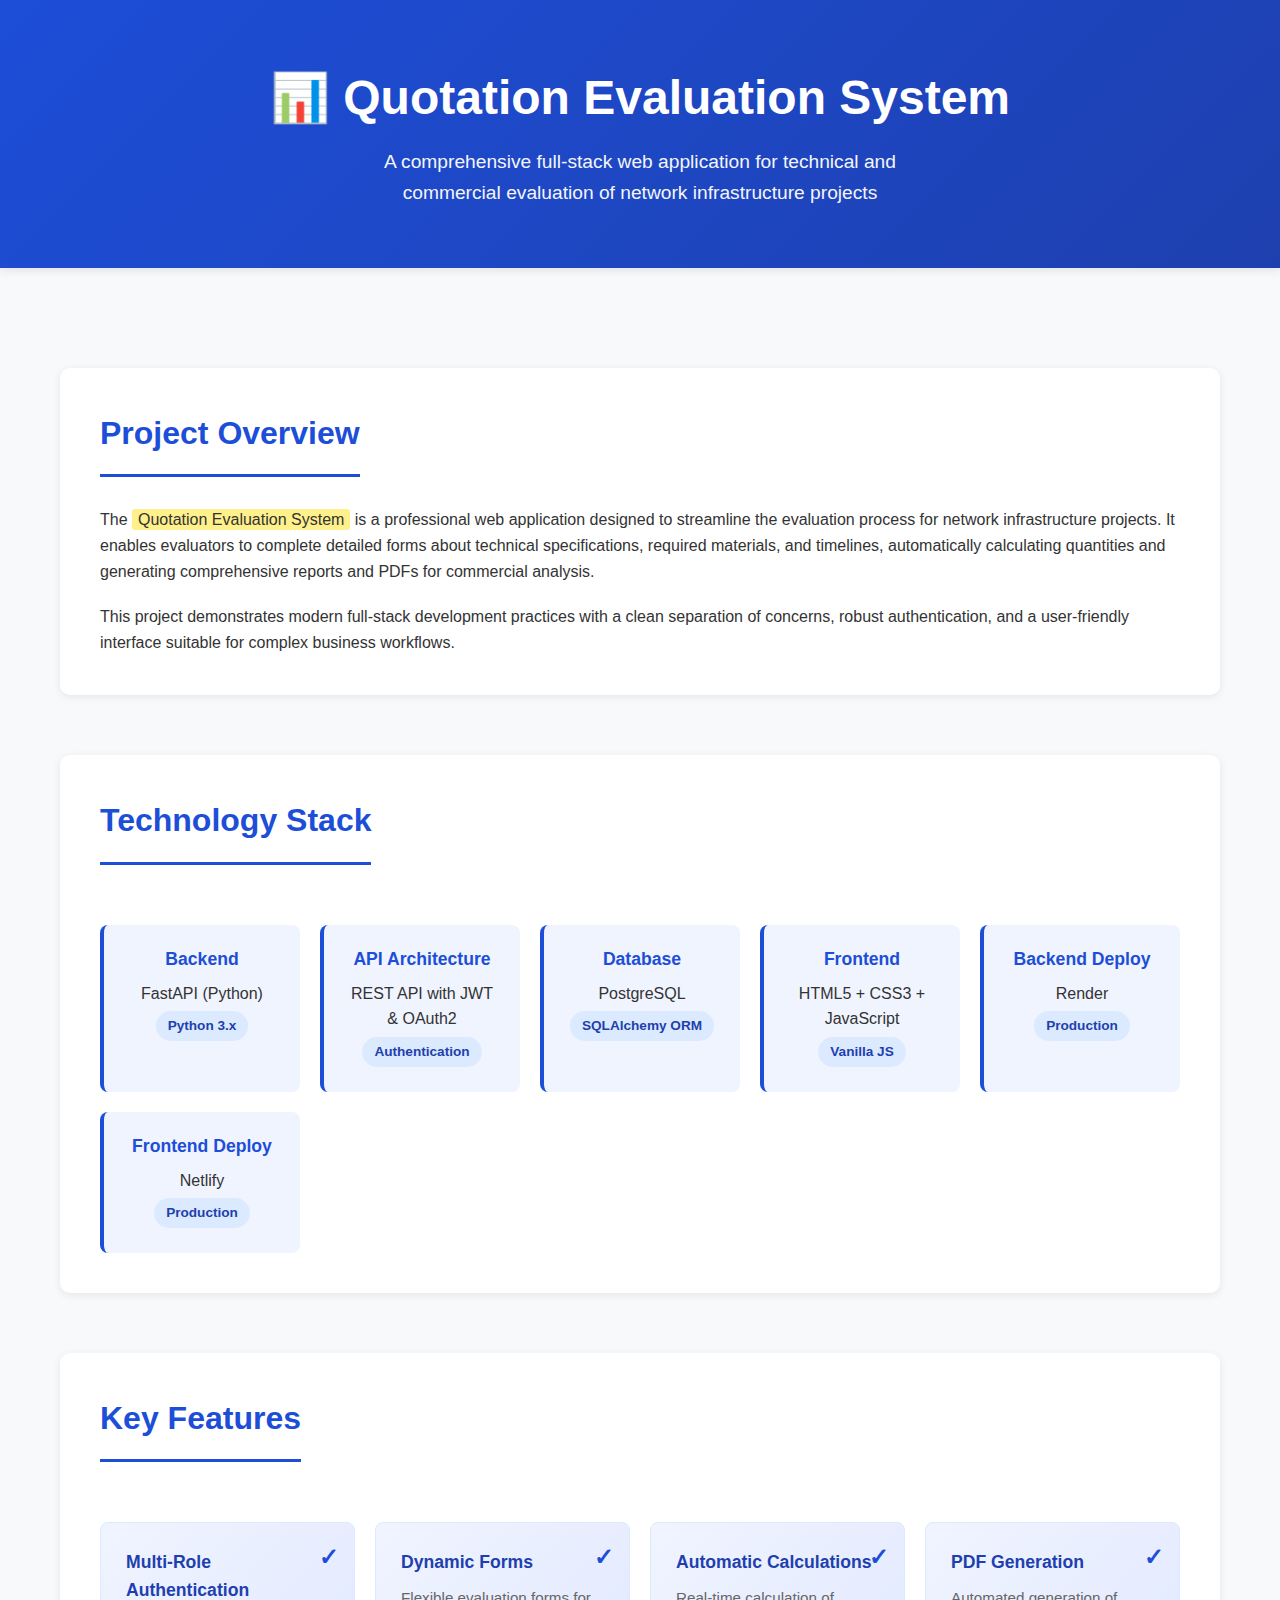
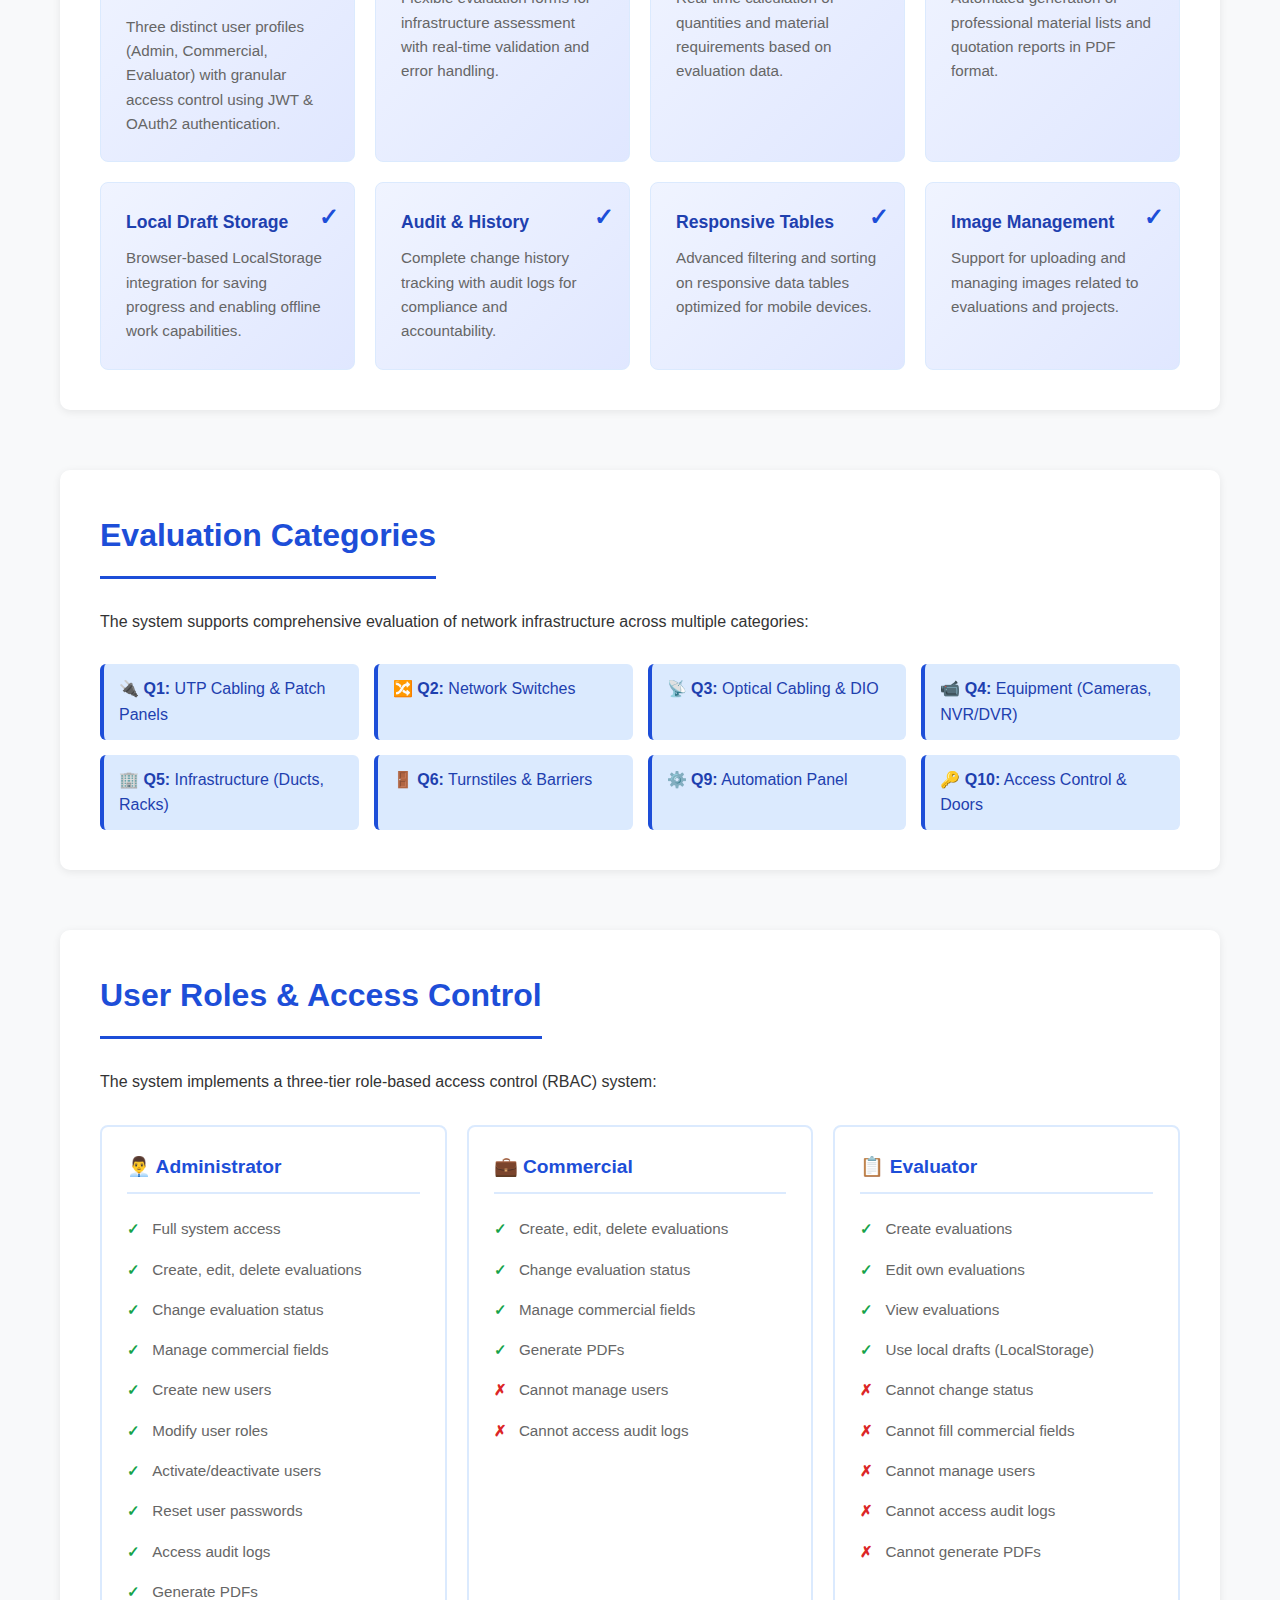
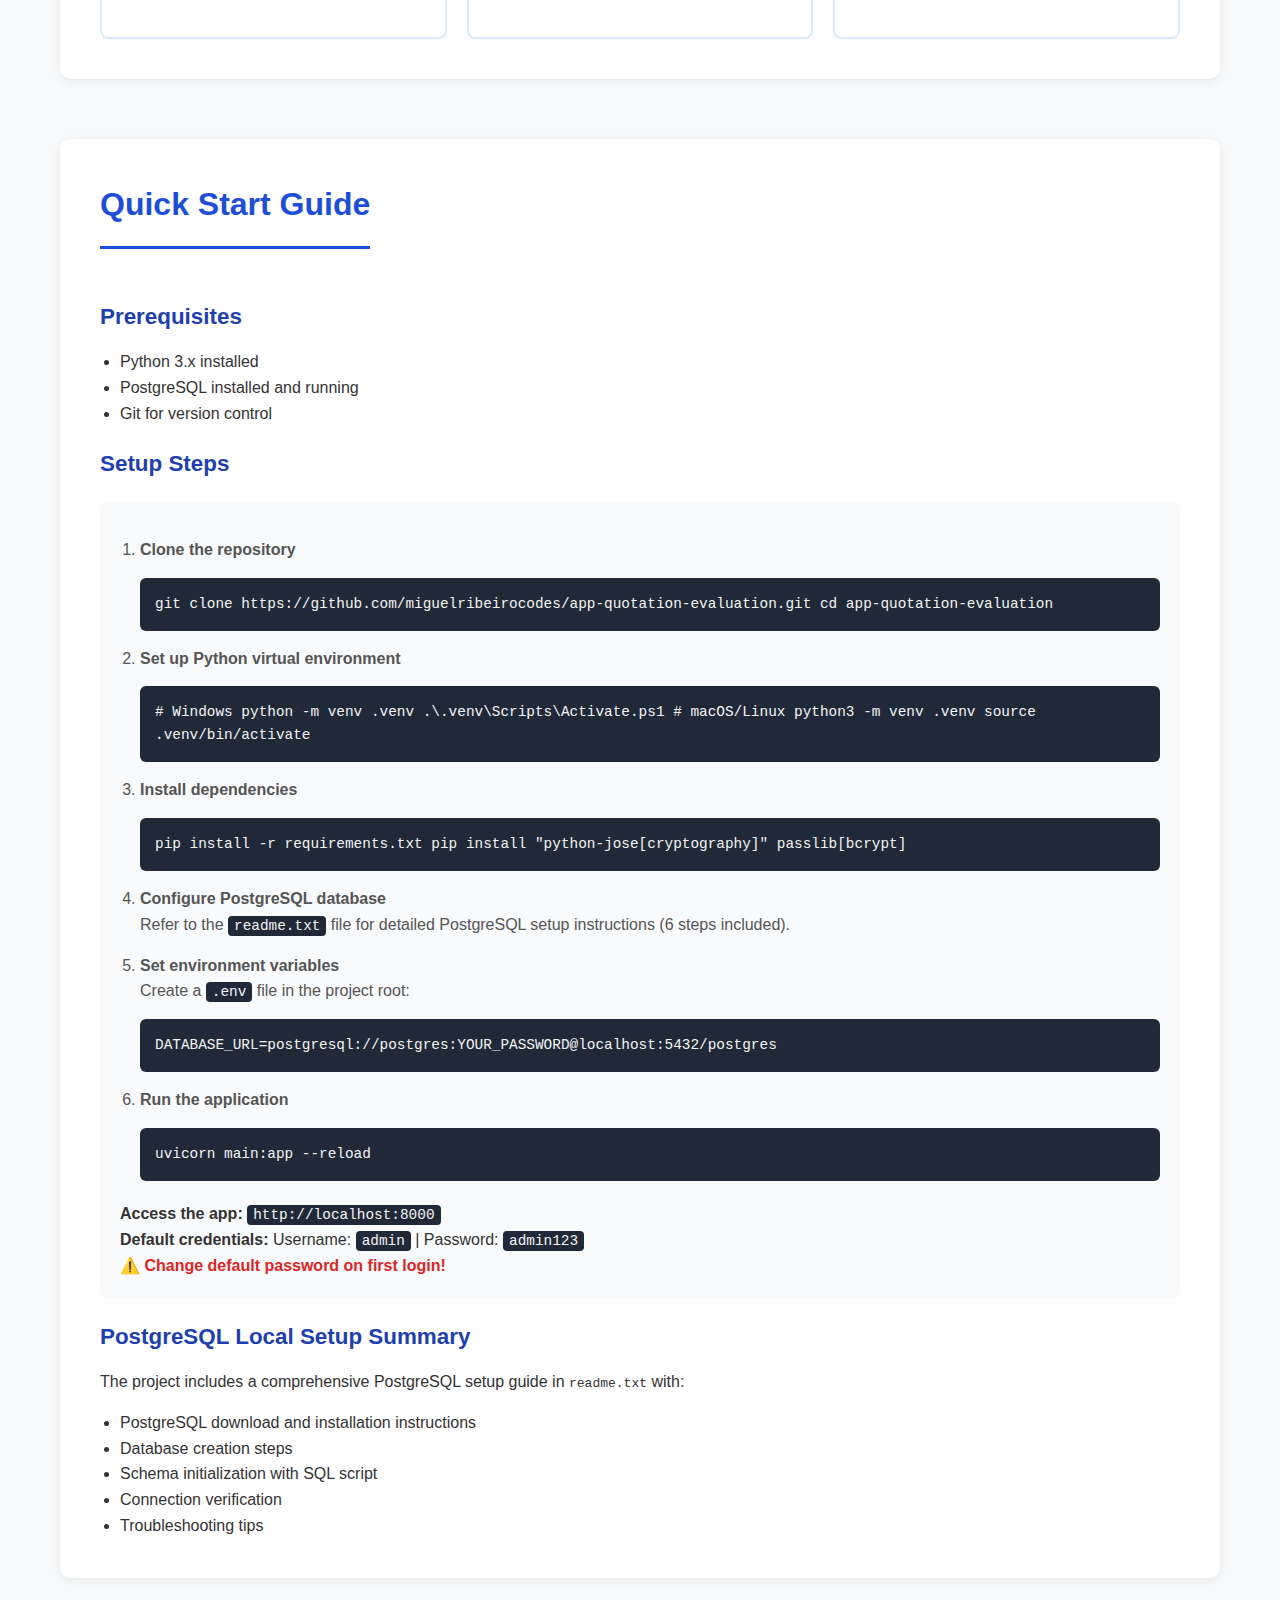
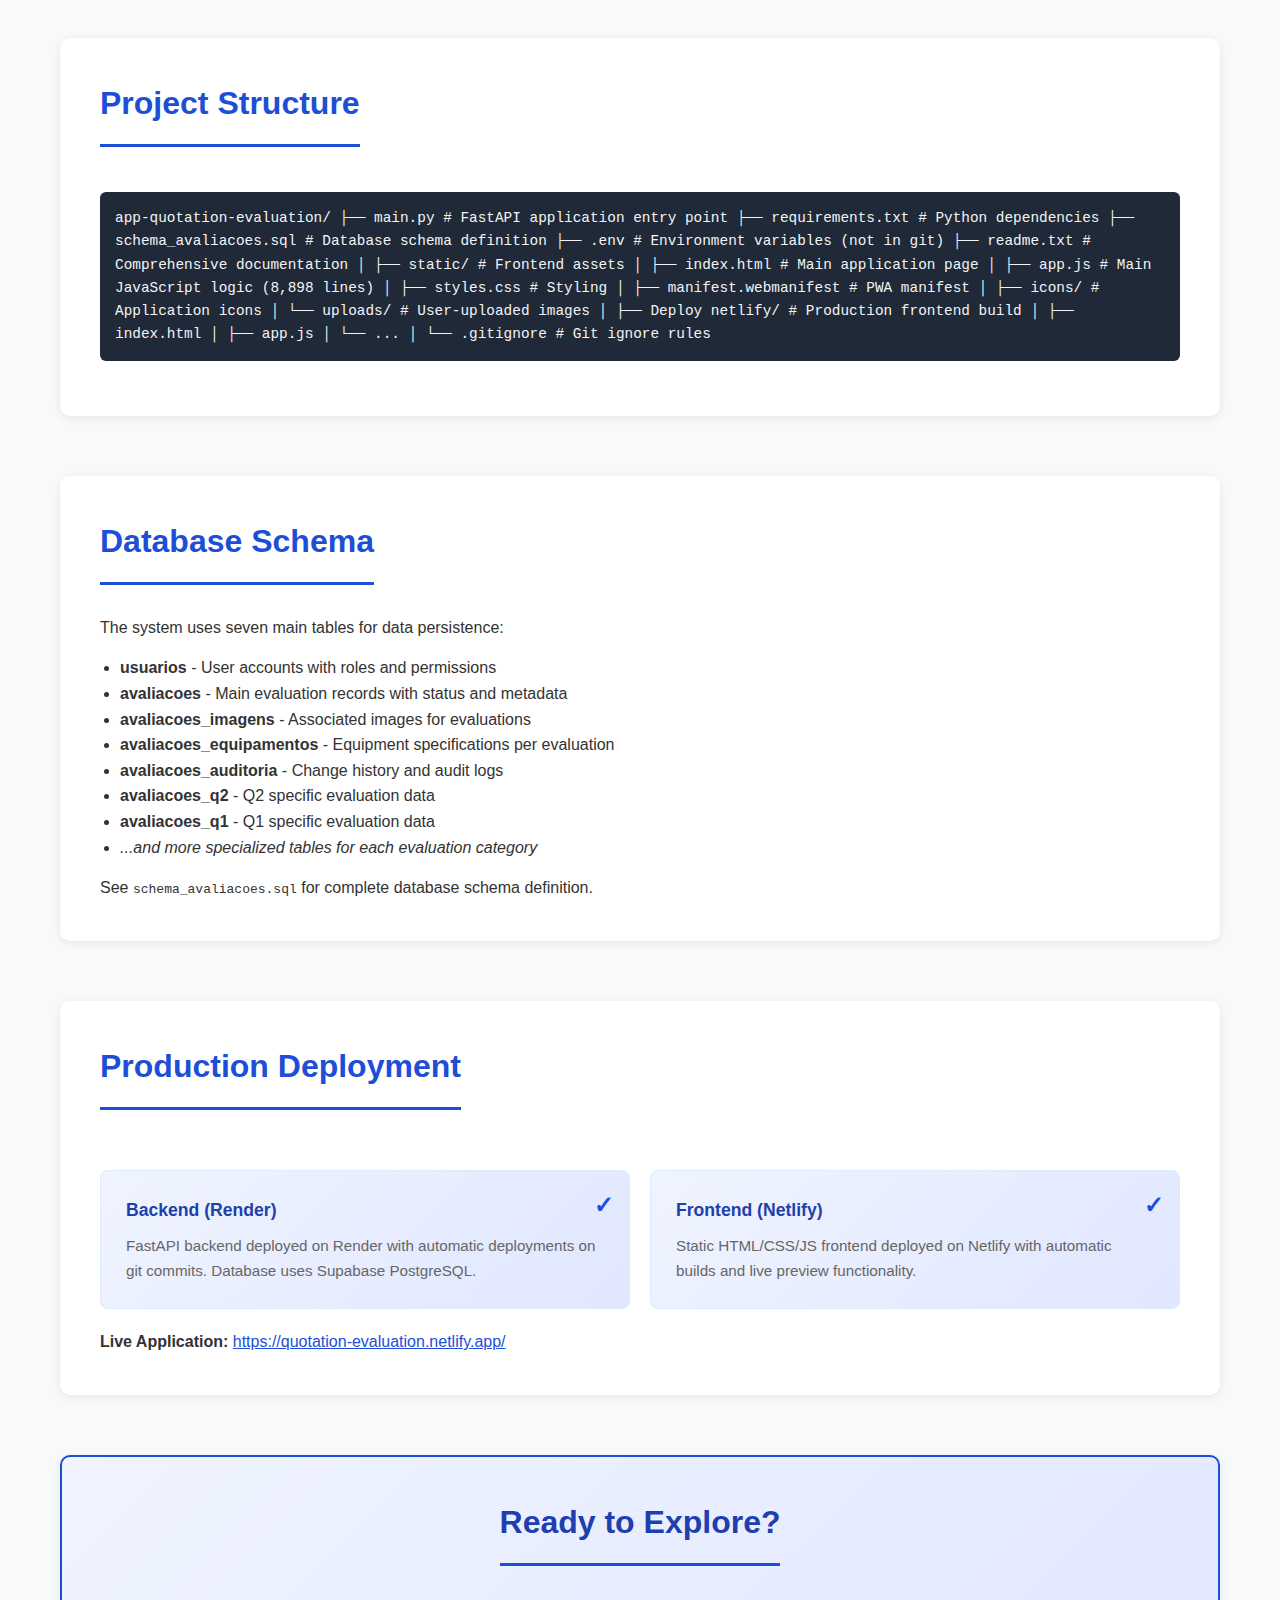
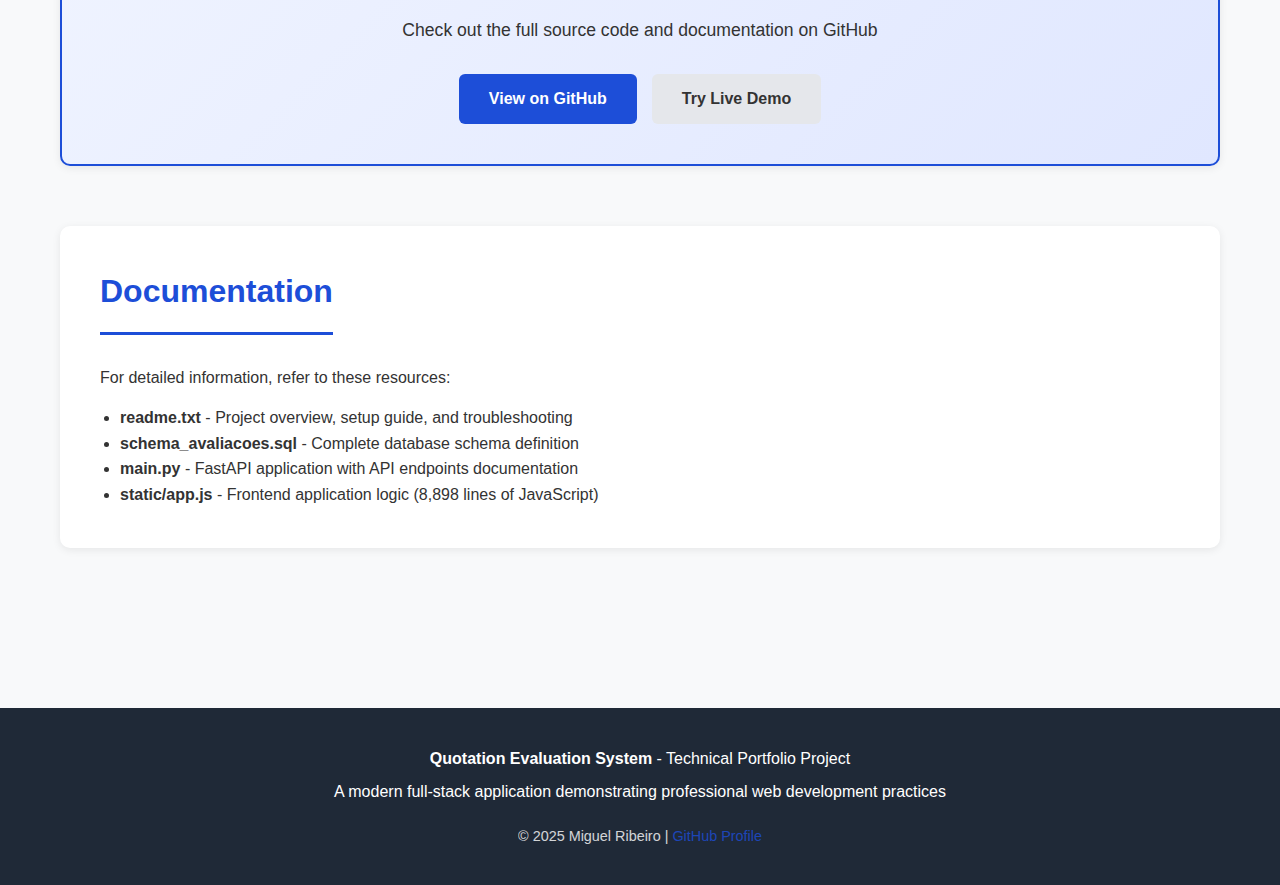
<file: preview.html>
<!DOCTYPE html>
<html lang="en">
<head>
    <meta charset="UTF-8">
    <meta name="viewport" content="width=device-width, initial-scale=1.0">
    <title>Quotation Evaluation System - Technical Preview</title>
    <style>
        * {
            margin: 0;
            padding: 0;
            box-sizing: border-box;
        }

        body {
            font-family: -apple-system, BlinkMacSystemFont, 'Segoe UI', 'Roboto', 'Oxygen', 'Ubuntu', 'Cantarell', sans-serif;
            line-height: 1.6;
            color: #333;
            background: #f8f9fa;
        }

        header {
            background: linear-gradient(135deg, #1d4ed8 0%, #1e40af 100%);
            color: white;
            padding: 60px 20px;
            text-align: center;
            box-shadow: 0 2px 10px rgba(0,0,0,0.1);
        }

        header h1 {
            font-size: 3em;
            margin-bottom: 10px;
            font-weight: 700;
        }

        header p {
            font-size: 1.2em;
            opacity: 0.95;
            max-width: 600px;
            margin: 0 auto;
        }

        .container {
            max-width: 1200px;
            margin: 0 auto;
            padding: 40px 20px;
        }

        section {
            margin: 60px 0;
            background: white;
            padding: 40px;
            border-radius: 10px;
            box-shadow: 0 2px 8px rgba(0,0,0,0.08);
        }

        h2 {
            font-size: 2em;
            margin-bottom: 30px;
            color: #1d4ed8;
            border-bottom: 3px solid #1d4ed8;
            padding-bottom: 15px;
            display: inline-block;
        }

        h3 {
            font-size: 1.4em;
            margin-top: 20px;
            margin-bottom: 15px;
            color: #1e40af;
        }

        .tech-stack {
            display: grid;
            grid-template-columns: repeat(auto-fit, minmax(200px, 1fr));
            gap: 20px;
            margin-top: 30px;
        }

        .tech-item {
            background: #f0f4ff;
            padding: 20px;
            border-radius: 8px;
            border-left: 4px solid #1d4ed8;
            text-align: center;
            transition: transform 0.3s, box-shadow 0.3s;
        }

        .tech-item:hover {
            transform: translateY(-5px);
            box-shadow: 0 4px 12px rgba(29, 78, 216, 0.15);
        }

        .tech-item strong {
            display: block;
            margin-bottom: 8px;
            color: #1d4ed8;
            font-size: 1.1em;
        }

        .features-grid {
            display: grid;
            grid-template-columns: repeat(auto-fit, minmax(250px, 1fr));
            gap: 20px;
            margin-top: 30px;
        }

        .feature-card {
            background: linear-gradient(135deg, #f0f4ff 0%, #e0e7ff 100%);
            padding: 25px;
            border-radius: 8px;
            border: 1px solid #dbeafe;
            position: relative;
        }

        .feature-card::before {
            content: "✓";
            position: absolute;
            top: 15px;
            right: 15px;
            font-size: 24px;
            color: #1d4ed8;
            font-weight: bold;
        }

        .feature-card h4 {
            margin-bottom: 10px;
            color: #1e40af;
            font-size: 1.1em;
        }

        .feature-card p {
            font-size: 0.95em;
            color: #666;
        }

        .evaluation-fields {
            display: grid;
            grid-template-columns: repeat(auto-fit, minmax(220px, 1fr));
            gap: 15px;
            margin-top: 30px;
        }

        .field-badge {
            background: #dbeafe;
            color: #1e40af;
            padding: 12px 15px;
            border-radius: 6px;
            font-weight: 500;
            border-left: 4px solid #1d4ed8;
        }

        .roles-section {
            display: grid;
            grid-template-columns: repeat(auto-fit, minmax(300px, 1fr));
            gap: 20px;
            margin-top: 30px;
        }

        .role-card {
            border: 2px solid #dbeafe;
            border-radius: 8px;
            padding: 25px;
            background: white;
        }

        .role-card h4 {
            color: #1d4ed8;
            font-size: 1.2em;
            margin-bottom: 15px;
            padding-bottom: 10px;
            border-bottom: 2px solid #dbeafe;
        }

        .role-card ul {
            list-style: none;
            margin-top: 15px;
        }

        .role-card li {
            padding: 8px 0;
            color: #666;
            font-size: 0.95em;
        }

        .role-card li.allowed::before {
            content: "✓ ";
            color: #16a34a;
            font-weight: bold;
            margin-right: 8px;
        }

        .role-card li.denied::before {
            content: "✗ ";
            color: #dc2626;
            font-weight: bold;
            margin-right: 8px;
        }

        .setup-steps {
            background: #f9fafb;
            padding: 20px;
            border-radius: 8px;
            margin-top: 20px;
        }

        .setup-steps ol {
            margin-left: 20px;
            margin-top: 15px;
        }

        .setup-steps li {
            margin: 15px 0;
            color: #555;
        }

        .setup-steps code {
            background: #1f2937;
            color: #f3f4f6;
            padding: 2px 6px;
            border-radius: 4px;
            font-family: 'Courier New', monospace;
            font-size: 0.9em;
        }

        .codeblock {
            background: #1f2937;
            color: #f3f4f6;
            padding: 15px;
            border-radius: 6px;
            overflow-x: auto;
            margin: 15px 0;
            font-family: 'Courier New', monospace;
            font-size: 0.9em;
        }

        .cta-buttons {
            display: flex;
            gap: 15px;
            margin-top: 30px;
            flex-wrap: wrap;
            justify-content: center;
        }

        .btn {
            padding: 12px 30px;
            border-radius: 6px;
            text-decoration: none;
            font-weight: 600;
            border: none;
            cursor: pointer;
            font-size: 1em;
            transition: all 0.3s;
            display: inline-block;
        }

        .btn-primary {
            background: #1d4ed8;
            color: white;
        }

        .btn-primary:hover {
            background: #1e40af;
            transform: translateY(-2px);
            box-shadow: 0 4px 12px rgba(29, 78, 216, 0.3);
        }

        .btn-secondary {
            background: #e5e7eb;
            color: #333;
        }

        .btn-secondary:hover {
            background: #d1d5db;
        }

        footer {
            background: #1f2937;
            color: white;
            text-align: center;
            padding: 30px 20px;
            margin-top: 60px;
        }

        footer p {
            margin: 8px 0;
        }

        .badge {
            display: inline-block;
            background: #dbeafe;
            color: #1e40af;
            padding: 4px 12px;
            border-radius: 20px;
            font-size: 0.85em;
            font-weight: 600;
            margin: 5px;
        }

        .highlight {
            background: #fef08a;
            padding: 2px 6px;
            border-radius: 3px;
        }

        @media (max-width: 768px) {
            header h1 {
                font-size: 2em;
            }

            h2 {
                font-size: 1.5em;
            }

            .tech-stack,
            .features-grid,
            .roles-section {
                grid-template-columns: 1fr;
            }

            section {
                padding: 25px 15px;
            }

            .cta-buttons {
                flex-direction: column;
            }

            .btn {
                width: 100%;
                text-align: center;
            }
        }
    </style>
</head>
<body>
    <!-- Header -->
    <header>
        <h1>📊 Quotation Evaluation System</h1>
        <p>A comprehensive full-stack web application for technical and commercial evaluation of network infrastructure projects</p>
    </header>

    <div class="container">
        <!-- Project Overview -->
        <section>
            <h2>Project Overview</h2>
            <p>The <span class="highlight">Quotation Evaluation System</span> is a professional web application designed to streamline the evaluation process for network infrastructure projects. It enables evaluators to complete detailed forms about technical specifications, required materials, and timelines, automatically calculating quantities and generating comprehensive reports and PDFs for commercial analysis.</p>

            <p style="margin-top: 20px;">This project demonstrates modern full-stack development practices with a clean separation of concerns, robust authentication, and a user-friendly interface suitable for complex business workflows.</p>
        </section>

        <!-- Tech Stack -->
        <section>
            <h2>Technology Stack</h2>
            <div class="tech-stack">
                <div class="tech-item">
                    <strong>Backend</strong>
                    <p>FastAPI (Python)</p>
                    <span class="badge">Python 3.x</span>
                </div>
                <div class="tech-item">
                    <strong>API Architecture</strong>
                    <p>REST API with JWT & OAuth2</p>
                    <span class="badge">Authentication</span>
                </div>
                <div class="tech-item">
                    <strong>Database</strong>
                    <p>PostgreSQL</p>
                    <span class="badge">SQLAlchemy ORM</span>
                </div>
                <div class="tech-item">
                    <strong>Frontend</strong>
                    <p>HTML5 + CSS3 + JavaScript</p>
                    <span class="badge">Vanilla JS</span>
                </div>
                <div class="tech-item">
                    <strong>Backend Deploy</strong>
                    <p>Render</p>
                    <span class="badge">Production</span>
                </div>
                <div class="tech-item">
                    <strong>Frontend Deploy</strong>
                    <p>Netlify</p>
                    <span class="badge">Production</span>
                </div>
            </div>
        </section>

        <!-- Key Features -->
        <section>
            <h2>Key Features</h2>
            <div class="features-grid">
                <div class="feature-card">
                    <h4>Multi-Role Authentication</h4>
                    <p>Three distinct user profiles (Admin, Commercial, Evaluator) with granular access control using JWT & OAuth2 authentication.</p>
                </div>
                <div class="feature-card">
                    <h4>Dynamic Forms</h4>
                    <p>Flexible evaluation forms for infrastructure assessment with real-time validation and error handling.</p>
                </div>
                <div class="feature-card">
                    <h4>Automatic Calculations</h4>
                    <p>Real-time calculation of quantities and material requirements based on evaluation data.</p>
                </div>
                <div class="feature-card">
                    <h4>PDF Generation</h4>
                    <p>Automated generation of professional material lists and quotation reports in PDF format.</p>
                </div>
                <div class="feature-card">
                    <h4>Local Draft Storage</h4>
                    <p>Browser-based LocalStorage integration for saving progress and enabling offline work capabilities.</p>
                </div>
                <div class="feature-card">
                    <h4>Audit & History</h4>
                    <p>Complete change history tracking with audit logs for compliance and accountability.</p>
                </div>
                <div class="feature-card">
                    <h4>Responsive Tables</h4>
                    <p>Advanced filtering and sorting on responsive data tables optimized for mobile devices.</p>
                </div>
                <div class="feature-card">
                    <h4>Image Management</h4>
                    <p>Support for uploading and managing images related to evaluations and projects.</p>
                </div>
            </div>
        </section>

        <!-- Evaluation Fields -->
        <section>
            <h2>Evaluation Categories</h2>
            <p>The system supports comprehensive evaluation of network infrastructure across multiple categories:</p>
            <div class="evaluation-fields">
                <div class="field-badge">🔌 <strong>Q1:</strong> UTP Cabling & Patch Panels</div>
                <div class="field-badge">🔀 <strong>Q2:</strong> Network Switches</div>
                <div class="field-badge">📡 <strong>Q3:</strong> Optical Cabling & DIO</div>
                <div class="field-badge">📹 <strong>Q4:</strong> Equipment (Cameras, NVR/DVR)</div>
                <div class="field-badge">🏢 <strong>Q5:</strong> Infrastructure (Ducts, Racks)</div>
                <div class="field-badge">🚪 <strong>Q6:</strong> Turnstiles & Barriers</div>
                <div class="field-badge">⚙️ <strong>Q9:</strong> Automation Panel</div>
                <div class="field-badge">🔑 <strong>Q10:</strong> Access Control & Doors</div>
            </div>
        </section>

        <!-- User Roles & Permissions -->
        <section>
            <h2>User Roles & Access Control</h2>
            <p>The system implements a three-tier role-based access control (RBAC) system:</p>

            <div class="roles-section">
                <!-- Admin Role -->
                <div class="role-card">
                    <h4>👨‍💼 Administrator</h4>
                    <ul>
                        <li class="allowed">Full system access</li>
                        <li class="allowed">Create, edit, delete evaluations</li>
                        <li class="allowed">Change evaluation status</li>
                        <li class="allowed">Manage commercial fields</li>
                        <li class="allowed">Create new users</li>
                        <li class="allowed">Modify user roles</li>
                        <li class="allowed">Activate/deactivate users</li>
                        <li class="allowed">Reset user passwords</li>
                        <li class="allowed">Access audit logs</li>
                        <li class="allowed">Generate PDFs</li>
                    </ul>
                </div>

                <!-- Commercial Role -->
                <div class="role-card">
                    <h4>💼 Commercial</h4>
                    <ul>
                        <li class="allowed">Create, edit, delete evaluations</li>
                        <li class="allowed">Change evaluation status</li>
                        <li class="allowed">Manage commercial fields</li>
                        <li class="allowed">Generate PDFs</li>
                        <li class="denied">Cannot manage users</li>
                        <li class="denied">Cannot access audit logs</li>
                    </ul>
                </div>

                <!-- Evaluator Role -->
                <div class="role-card">
                    <h4>📋 Evaluator</h4>
                    <ul>
                        <li class="allowed">Create evaluations</li>
                        <li class="allowed">Edit own evaluations</li>
                        <li class="allowed">View evaluations</li>
                        <li class="allowed">Use local drafts (LocalStorage)</li>
                        <li class="denied">Cannot change status</li>
                        <li class="denied">Cannot fill commercial fields</li>
                        <li class="denied">Cannot manage users</li>
                        <li class="denied">Cannot access audit logs</li>
                        <li class="denied">Cannot generate PDFs</li>
                    </ul>
                </div>
            </div>
        </section>

        <!-- Quick Start -->
        <section>
            <h2>Quick Start Guide</h2>

            <h3>Prerequisites</h3>
            <ul style="margin-left: 20px;">
                <li>Python 3.x installed</li>
                <li>PostgreSQL installed and running</li>
                <li>Git for version control</li>
            </ul>

            <h3>Setup Steps</h3>
            <div class="setup-steps">
                <ol>
                    <li>
                        <strong>Clone the repository</strong>
                        <div class="codeblock">git clone https://github.com/miguelribeirocodes/app-quotation-evaluation.git
cd app-quotation-evaluation</div>
                    </li>
                    <li>
                        <strong>Set up Python virtual environment</strong>
                        <div class="codeblock"># Windows
python -m venv .venv
.\.venv\Scripts\Activate.ps1

# macOS/Linux
python3 -m venv .venv
source .venv/bin/activate</div>
                    </li>
                    <li>
                        <strong>Install dependencies</strong>
                        <div class="codeblock">pip install -r requirements.txt
pip install "python-jose[cryptography]" passlib[bcrypt]</div>
                    </li>
                    <li>
                        <strong>Configure PostgreSQL database</strong>
                        <p>Refer to the <code>readme.txt</code> file for detailed PostgreSQL setup instructions (6 steps included).</p>
                    </li>
                    <li>
                        <strong>Set environment variables</strong>
                        <p>Create a <code>.env</code> file in the project root:</p>
                        <div class="codeblock">DATABASE_URL=postgresql://postgres:YOUR_PASSWORD@localhost:5432/postgres</div>
                    </li>
                    <li>
                        <strong>Run the application</strong>
                        <div class="codeblock">uvicorn main:app --reload</div>
                    </li>
                </ol>
                <p style="margin-top: 20px;"><strong>Access the app:</strong> <code>http://localhost:8000</code></p>
                <p><strong>Default credentials:</strong> Username: <code>admin</code> | Password: <code>admin123</code></p>
                <p style="color: #dc2626; font-weight: bold;">⚠️ Change default password on first login!</p>
            </div>

            <h3>PostgreSQL Local Setup Summary</h3>
            <p>The project includes a comprehensive PostgreSQL setup guide in <code>readme.txt</code> with:</p>
            <ul style="margin-left: 20px; margin-top: 15px;">
                <li>PostgreSQL download and installation instructions</li>
                <li>Database creation steps</li>
                <li>Schema initialization with SQL script</li>
                <li>Connection verification</li>
                <li>Troubleshooting tips</li>
            </ul>
        </section>

        <!-- Project Structure -->
        <section>
            <h2>Project Structure</h2>
            <div class="codeblock">
app-quotation-evaluation/
├── main.py                      # FastAPI application entry point
├── requirements.txt             # Python dependencies
├── schema_avaliacoes.sql        # Database schema definition
├── .env                        # Environment variables (not in git)
├── readme.txt                  # Comprehensive documentation
│
├── static/                     # Frontend assets
│   ├── index.html             # Main application page
│   ├── app.js                 # Main JavaScript logic (8,898 lines)
│   ├── styles.css             # Styling
│   ├── manifest.webmanifest   # PWA manifest
│   ├── icons/                 # Application icons
│   └── uploads/               # User-uploaded images
│
├── Deploy netlify/            # Production frontend build
│   ├── index.html
│   ├── app.js
│   └── ...
│
└── .gitignore                 # Git ignore rules
            </div>
        </section>

        <!-- Key Database Tables -->
        <section>
            <h2>Database Schema</h2>
            <p>The system uses seven main tables for data persistence:</p>
            <ul style="margin-left: 20px; margin-top: 15px;">
                <li><strong>usuarios</strong> - User accounts with roles and permissions</li>
                <li><strong>avaliacoes</strong> - Main evaluation records with status and metadata</li>
                <li><strong>avaliacoes_imagens</strong> - Associated images for evaluations</li>
                <li><strong>avaliacoes_equipamentos</strong> - Equipment specifications per evaluation</li>
                <li><strong>avaliacoes_auditoria</strong> - Change history and audit logs</li>
                <li><strong>avaliacoes_q2</strong> - Q2 specific evaluation data</li>
                <li><strong>avaliacoes_q1</strong> - Q1 specific evaluation data</li>
                <li><em>...and more specialized tables for each evaluation category</em></li>
            </ul>
            <p style="margin-top: 15px;">See <code>schema_avaliacoes.sql</code> for complete database schema definition.</p>
        </section>

        <!-- Deployment -->
        <section>
            <h2>Production Deployment</h2>
            <div class="features-grid">
                <div class="feature-card">
                    <h4>Backend (Render)</h4>
                    <p>FastAPI backend deployed on Render with automatic deployments on git commits. Database uses Supabase PostgreSQL.</p>
                </div>
                <div class="feature-card">
                    <h4>Frontend (Netlify)</h4>
                    <p>Static HTML/CSS/JS frontend deployed on Netlify with automatic builds and live preview functionality.</p>
                </div>
            </div>
            <p style="margin-top: 20px;"><strong>Live Application:</strong> <a href="https://quotation-evaluation.netlify.app/" target="_blank" style="color: #1d4ed8;">https://quotation-evaluation.netlify.app/</a></p>
        </section>

        <!-- Call to Action -->
        <section style="background: linear-gradient(135deg, #f0f4ff 0%, #e0e7ff 100%); text-align: center; border: 2px solid #1d4ed8;">
            <h2 style="color: #1e40af;">Ready to Explore?</h2>
            <p style="font-size: 1.1em; margin: 20px 0;">Check out the full source code and documentation on GitHub</p>
            <div class="cta-buttons">
                <a href="https://github.com/miguelribeirocodes/app-quotation-evaluation" class="btn btn-primary" target="_blank">View on GitHub</a>
                <a href="https://quotation-evaluation.netlify.app/" class="btn btn-secondary" target="_blank">Try Live Demo</a>
            </div>
        </section>

        <!-- Documentation Links -->
        <section>
            <h2>Documentation</h2>
            <p>For detailed information, refer to these resources:</p>
            <ul style="margin-left: 20px; margin-top: 15px;">
                <li><strong>readme.txt</strong> - Project overview, setup guide, and troubleshooting</li>
                <li><strong>schema_avaliacoes.sql</strong> - Complete database schema definition</li>
                <li><strong>main.py</strong> - FastAPI application with API endpoints documentation</li>
                <li><strong>static/app.js</strong> - Frontend application logic (8,898 lines of JavaScript)</li>
            </ul>
        </section>
    </div>

    <!-- Footer -->
    <footer>
        <p><strong>Quotation Evaluation System</strong> - Technical Portfolio Project</p>
        <p>A modern full-stack application demonstrating professional web development practices</p>
        <p style="margin-top: 20px; font-size: 0.9em; opacity: 0.8;">© 2025 Miguel Ribeiro | <a href="https://github.com/miguelribeirocodes" style="color: #1d4ed8; text-decoration: none;" target="_blank">GitHub Profile</a></p>
    </footer>
</body>
</html>
</file>
